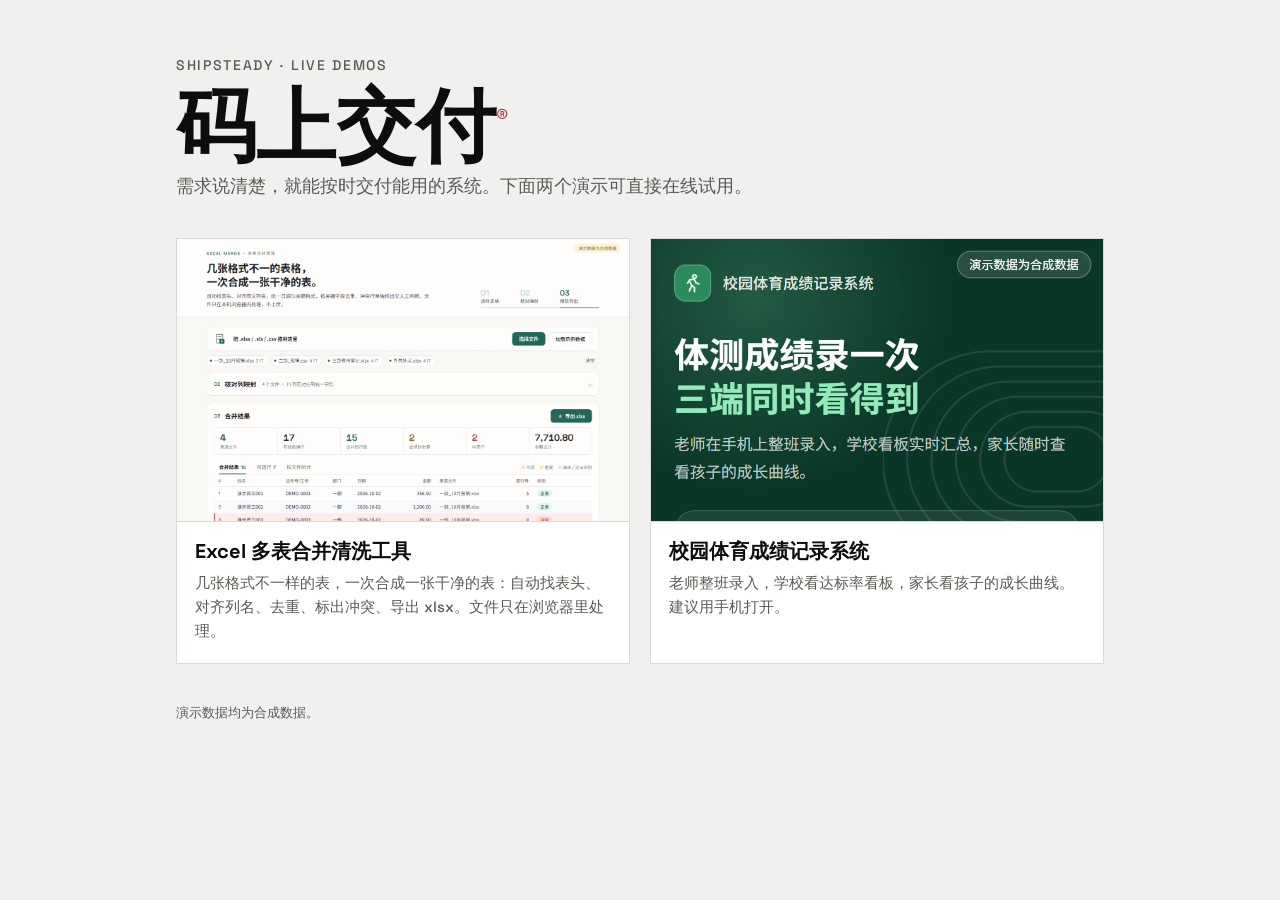
<file: index.html>
<!doctype html>
<html lang="zh-CN">
<head>
<meta charset="utf-8">
<meta name="viewport" content="width=device-width,initial-scale=1">
<title>码上交付 · 在线演示</title>
<link rel="stylesheet" href="shared/fonts/fonts.css">
<style>
:root{--ink:#0e0d0c;--paper:#f1f0ef;--red:#bc2332;--mute:#5d5a55}
*{box-sizing:border-box}
body{margin:0;background:var(--paper);color:var(--ink);font-family:"Space Grotesk",-apple-system,"PingFang SC","Microsoft YaHei",sans-serif}
main{max-width:960px;margin:0 auto;padding:56px 16px 64px}
.eyebrow{font-size:14px;letter-spacing:.12em;text-transform:uppercase;color:var(--mute)}
h1{font-size:clamp(40px,8vw,80px);line-height:1;margin:12px 0 8px;font-weight:700}
h1 sup{font-size:.3em;color:var(--red);vertical-align:super}
.lead{font-size:18px;color:var(--mute);margin:0 0 40px}
.grid{display:grid;grid-template-columns:repeat(auto-fit,minmax(280px,1fr));gap:20px}
a.card{display:block;background:#fff;color:inherit;text-decoration:none;border:1px solid #dcd9d4;transition:transform .25s ease,border-color .25s}
a.card:hover{transform:translateY(-3px);border-color:var(--ink)}
.card img{display:block;width:100%;aspect-ratio:16/10;object-fit:cover;object-position:top;border-bottom:1px solid #dcd9d4}
.card div{padding:16px 18px 20px}
.card b{display:block;font-size:20px;margin-bottom:6px}
.card span{font-size:15px;color:var(--mute);line-height:1.6}
footer{margin-top:40px;font-size:13px;color:var(--mute)}
</style>
</head>
<body>
<main>
  <div class="eyebrow">ShipSteady · Live demos</div>
  <h1>码上交付<sup>®</sup></h1>
  <p class="lead">需求说清楚，就能按时交付能用的系统。下面两个演示可直接在线试用。</p>
  <div class="grid">
    <a class="card" href="excel/?demo=1"><img src="excel/screenshot.png" alt="Excel 多表合并清洗工具截图"><div><b>Excel 多表合并清洗工具</b><span>几张格式不一样的表，一次合成一张干净的表：自动找表头、对齐列名、去重、标出冲突、导出 xlsx。文件只在浏览器里处理。</span></div></a>
    <a class="card" href="sports/"><img src="sports/screenshot-home.png" alt="校园体育成绩系统截图"><div><b>校园体育成绩记录系统</b><span>老师整班录入，学校看达标率看板，家长看孩子的成长曲线。建议用手机打开。</span></div></a>
  </div>
  <footer>演示数据均为合成数据。</footer>
</main>
</body>
</html>
</file>
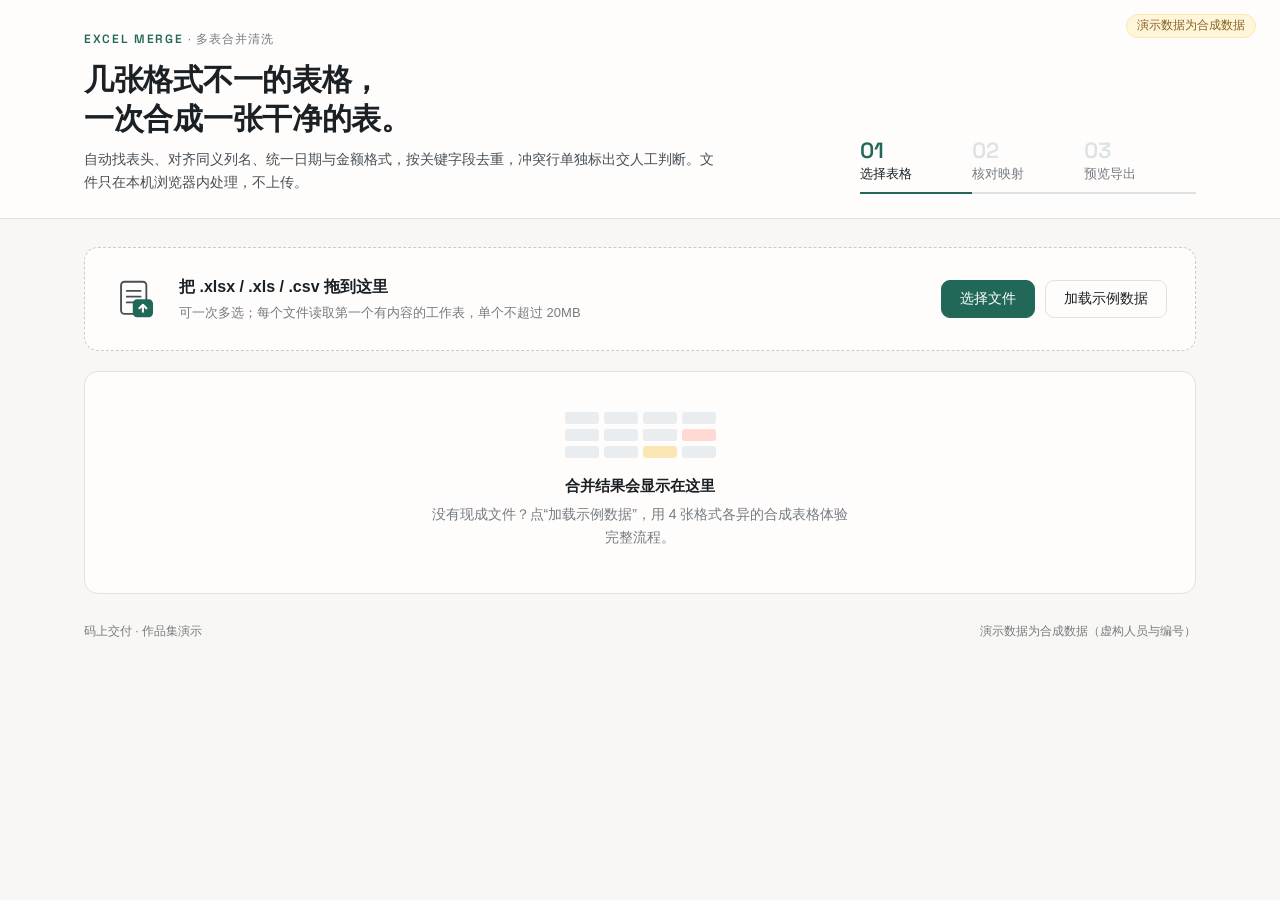
<file: excel/index.html>
<!doctype html>
<html lang="zh-CN">
<head>
<meta charset="utf-8">
<meta name="viewport" content="width=device-width, initial-scale=1">
<title>Excel 多表合并清洗</title>
  <link rel="stylesheet" href="../shared/fonts/fonts.css">
<link rel="stylesheet" href="css/style.css">
</head>
<body>
<header class="hero">
  <div class="wrap hero-in">
    <div class="hero-text">
      <p class="eyebrow"><span>Excel Merge</span> · 多表合并清洗</p>
      <h1>几张格式不一的表格，<br>一次合成一张干净的表。</h1>
      <p class="lede">自动找表头、对齐同义列名、统一日期与金额格式，按关键字段去重，冲突行单独标出交人工判断。文件只在本机浏览器内处理，不上传。</p>
    </div>
    <ol class="steps" id="steps">
      <li data-s="1"><b>01</b><span>选择表格</span></li>
      <li data-s="2"><b>02</b><span>核对映射</span></li>
      <li data-s="3"><b>03</b><span>预览导出</span></li>
    </ol>
  </div>
  <span class="badge-synth">演示数据为合成数据</span>
</header>

<main class="wrap">
  <section class="sec" id="step1">
    <div id="drop" class="drop" tabindex="0" aria-label="拖入或选择表格文件">
      <svg class="drop-ico" viewBox="0 0 40 40" aria-hidden="true"><rect x="7" y="5" width="22" height="28" rx="3"/><path d="M12 13h12M12 18h12M12 23h7"/><rect x="18" y="21" width="16" height="14" rx="3" class="ico-b"/><path d="M26 25v6M23 28l3-3 3 3" class="ico-a"/></svg>
      <div class="drop-txt">
        <p class="drop-t">把 .xlsx / .xls / .csv 拖到这里</p>
        <p class="drop-s">可一次多选；每个文件读取第一个有内容的工作表，单个不超过 20MB</p>
      </div>
      <div class="btns">
        <label class="btn primary">选择文件<input id="fileInput" type="file" multiple accept=".xlsx,.xls,.csv" hidden></label>
        <button id="demoBtn" class="btn" type="button">加载示例数据</button>
      </div>
    </div>
    <div class="loaded" id="loaded">
      <ul id="fileList" class="file-list"></ul>
      <button id="resetBtn" class="btn ghost small" type="button">清空</button>
    </div>
    <p id="msg" class="msg" role="status"></p>
  </section>

  <section class="sec" id="emptyState">
    <div class="empty-box">
      <div class="empty-grid" aria-hidden="true">
        <i></i><i></i><i></i><i></i><i></i><i></i><i></i><i class="r"></i><i></i><i></i><i class="y"></i><i></i>
      </div>
      <p class="empty-t">合并结果会显示在这里</p>
      <p class="empty-s">没有现成文件？点“加载示例数据”，用 4 张格式各异的合成表格体验完整流程。</p>
    </div>
  </section>

  <section class="sec hidden" id="step2">
    <details id="mapBox" open>
      <summary>
        <span class="sec-no">02</span><span class="sec-t">核对列映射</span>
        <span class="sum" id="mapSummary"></span>
        <span class="chev" aria-hidden="true"></span>
      </summary>
      <p class="hint">每个文件的表头行和同义列名已自动识别。识别不对，改下拉框或表头行号，结果即时更新。</p>
      <div class="keybar">
        <span class="kb-l">去重关键字段</span>
        <span id="keyBoxes" class="chips"></span>
      </div>
      <div id="mapList" class="map-list"></div>
    </details>
  </section>

  <section class="sec hidden" id="step3">
    <div class="sec-h">
      <span class="sec-no">03</span><span class="sec-t">合并结果</span>
      <button id="exportBtn" class="btn primary" type="button">
        <svg viewBox="0 0 20 20" aria-hidden="true"><path d="M10 3v10M6 9l4 4 4-4M4 16h12"/></svg>导出 xlsx
      </button>
    </div>
    <div id="cards" class="stats"></div>
    <div class="tabs" role="tablist">
      <button class="tab on" data-tab="merged" type="button" role="tab">合并结果 <b id="cntMerged"></b></button>
      <button class="tab" data-tab="problems" type="button" role="tab">问题行 <b id="cntProb"></b></button>
      <button class="tab" data-tab="files" type="button" role="tab">按文件统计</button>
      <span class="legend"><i class="lg red"></i>冲突<i class="lg yellow"></i>重复<i class="lg blue"></i>缺失 / 无法识别</span>
    </div>
    <div class="tbl-wrap"><table class="tbl" id="preview"></table></div>
    <p class="note">导出文件包含三个工作表：合并结果、问题行、汇总。</p>
  </section>
</main>

<footer class="wrap foot"><span>码上交付 · 作品集演示</span><span>演示数据为合成数据（虚构人员与编号）</span></footer>

<script src="../shared/vendor/xlsx-0.18.5.full.min.js"></script>
<script src="js/core.js"></script>
<script src="samples/samples-data.js"></script>
<script src="js/app.js"></script>
</body>
</html>
</file>
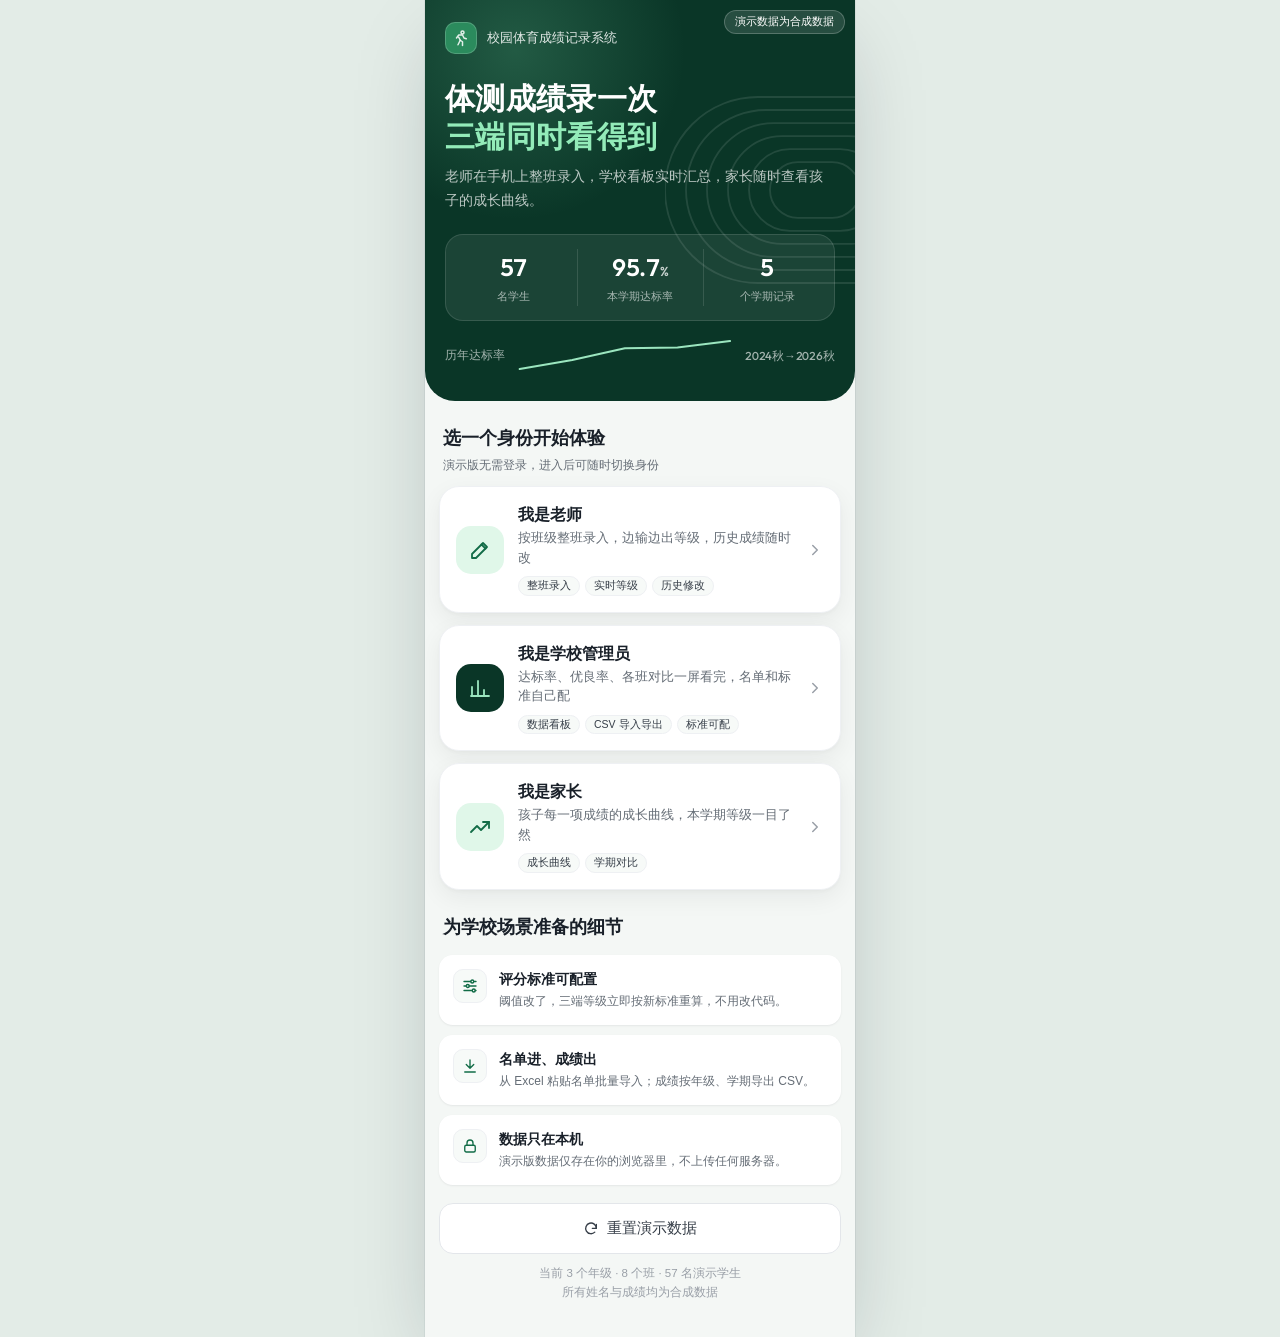
<file: sports/index.html>
<!doctype html>
<html lang="zh-CN">
<head>
<meta charset="utf-8">
<meta name="viewport" content="width=device-width,initial-scale=1,viewport-fit=cover">
<meta name="theme-color" content="#1f8f5f">
<title>校园体育成绩记录系统</title>
  <link rel="stylesheet" href="../shared/fonts/fonts.css">
<link rel="stylesheet" href="css/app.css">
</head>
<body>
<div id="app" class="app"></div>
<div class="demo-flag">演示数据为合成数据</div>
<div class="toast" id="toast" role="status" aria-live="polite"></div>
<noscript><p style="padding:20px">请开启 JavaScript 后使用。</p></noscript>
<script src="js/data.js"></script>
<script src="js/app.js"></script>
</body>
</html>
</file>
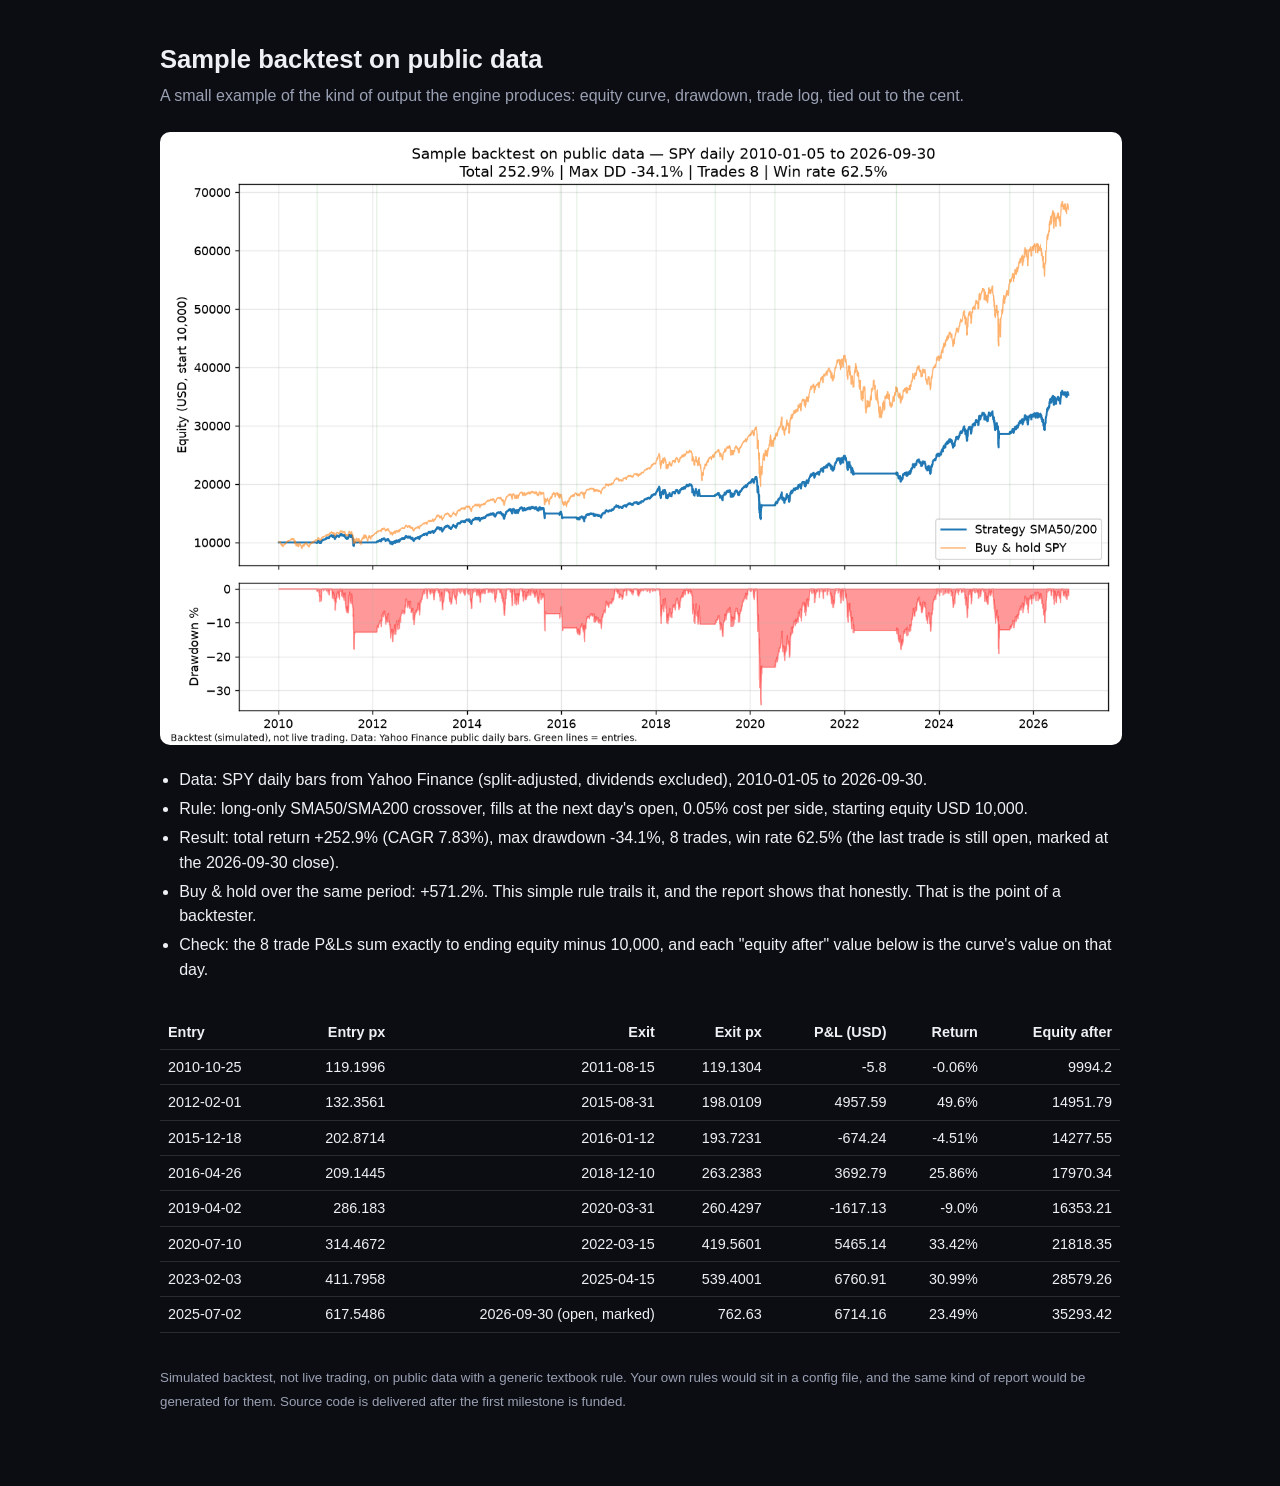
<file: p/bt-bd4a2e57/index.html>
<!doctype html>
<html lang="en">
<head>
<meta charset="utf-8">
<meta name="viewport" content="width=device-width,initial-scale=1">
<meta name="robots" content="noindex,nofollow">
<title>Sample backtest on public data</title>
<style>
body{margin:0;background:#0c0d12;color:#eef0f6;font-family:-apple-system,"Segoe UI",Roboto,sans-serif;line-height:1.55}
main{max-width:960px;margin:0 auto;padding:40px 16px 56px}
h1{font-size:1.6rem;margin:0 0 .3rem}
p.sub{color:#9aa1b4;margin:0 0 1.4rem}
img{width:100%;border-radius:10px;border:1px solid rgba(255,255,255,.12);background:#fff}
table{border-collapse:collapse;width:100%;font-size:.9rem;margin:1rem 0}
th,td{padding:6px 8px;border-bottom:1px solid rgba(255,255,255,.12);text-align:right}
th:first-child,td:first-child{text-align:left}
ul{padding-left:1.2rem} li{margin:.25rem 0} small{color:#9aa1b4}
.wrap{overflow-x:auto}
</style>
</head>
<body>
<main>
  <h1>Sample backtest on public data</h1>
  <p class="sub">A small example of the kind of output the engine produces: equity curve, drawdown, trade log, tied out to the cent.</p>
  <img src="equity_curve.png" alt="Equity curve and drawdown, SPY SMA50/200 sample backtest">
  <ul>
    <li>Data: SPY daily bars from Yahoo Finance (split-adjusted, dividends excluded), 2010-01-05 to 2026-09-30.</li>
    <li>Rule: long-only SMA50/SMA200 crossover, fills at the next day's open, 0.05% cost per side, starting equity USD 10,000.</li>
    <li>Result: total return +252.9% (CAGR 7.83%), max drawdown -34.1%, 8 trades, win rate 62.5% (the last trade is still open, marked at the 2026-09-30 close).</li>
    <li>Buy &amp; hold over the same period: +571.2%. This simple rule trails it, and the report shows that honestly. That is the point of a backtester.</li>
    <li>Check: the 8 trade P&amp;Ls sum exactly to ending equity minus 10,000, and each "equity after" value below is the curve's value on that day.</li>
  </ul>
  <div class="wrap"><table>
    <tr><th>Entry</th><th>Entry px</th><th>Exit</th><th>Exit px</th><th>P&amp;L (USD)</th><th>Return</th><th>Equity after</th></tr>
    <tr><td>2010-10-25</td><td>119.1996</td><td>2011-08-15</td><td>119.1304</td><td>-5.8</td><td>-0.06%</td><td>9994.2</td></tr><tr><td>2012-02-01</td><td>132.3561</td><td>2015-08-31</td><td>198.0109</td><td>4957.59</td><td>49.6%</td><td>14951.79</td></tr><tr><td>2015-12-18</td><td>202.8714</td><td>2016-01-12</td><td>193.7231</td><td>-674.24</td><td>-4.51%</td><td>14277.55</td></tr><tr><td>2016-04-26</td><td>209.1445</td><td>2018-12-10</td><td>263.2383</td><td>3692.79</td><td>25.86%</td><td>17970.34</td></tr><tr><td>2019-04-02</td><td>286.183</td><td>2020-03-31</td><td>260.4297</td><td>-1617.13</td><td>-9.0%</td><td>16353.21</td></tr><tr><td>2020-07-10</td><td>314.4672</td><td>2022-03-15</td><td>419.5601</td><td>5465.14</td><td>33.42%</td><td>21818.35</td></tr><tr><td>2023-02-03</td><td>411.7958</td><td>2025-04-15</td><td>539.4001</td><td>6760.91</td><td>30.99%</td><td>28579.26</td></tr><tr><td>2025-07-02</td><td>617.5486</td><td>2026-09-30 (open, marked)</td><td>762.63</td><td>6714.16</td><td>23.49%</td><td>35293.42</td></tr>
  </table></div>
  <p><small>Simulated backtest, not live trading, on public data with a generic textbook rule. Your own rules would sit in a config file, and the same kind of report would be generated for them. Source code is delivered after the first milestone is funded.</small></p>
</main>
</body>
</html>
</file>
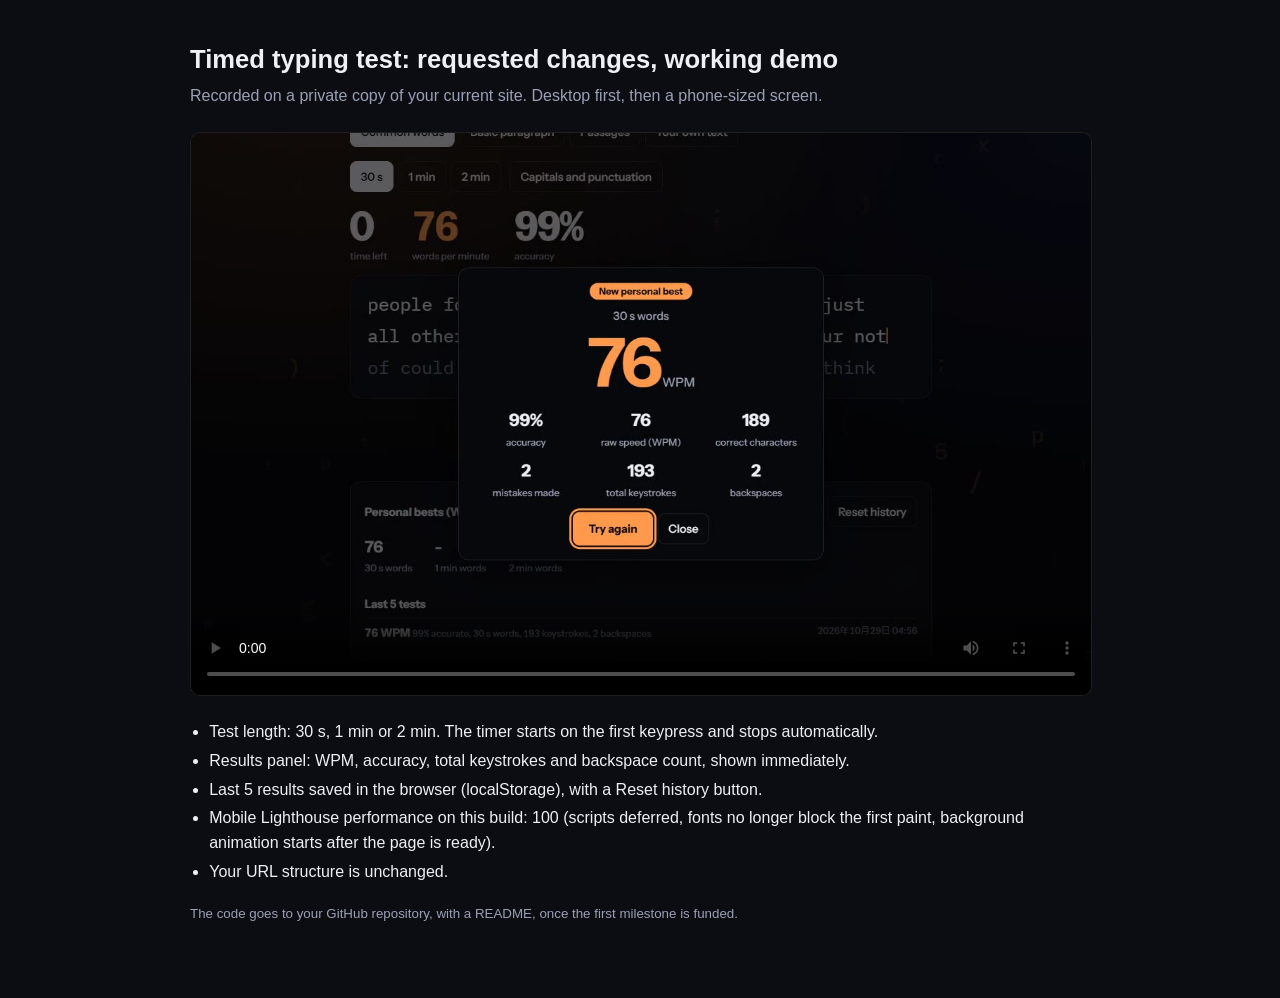
<file: p/tr-aa80ec85/index.html>
<!doctype html>
<html lang="en">
<head>
<meta charset="utf-8">
<meta name="viewport" content="width=device-width,initial-scale=1">
<meta name="robots" content="noindex,nofollow">
<title>Typing test upgrade – demo</title>
<style>
body{margin:0;background:#0c0d12;color:#eef0f6;font-family:-apple-system,"Segoe UI",Roboto,sans-serif;line-height:1.55}
main{max-width:900px;margin:0 auto;padding:40px 16px 56px}
h1{font-size:1.6rem;margin:0 0 .3rem}
p.sub{color:#9aa1b4;margin:0 0 1.4rem}
video{width:100%;border-radius:10px;border:1px solid rgba(255,255,255,.12);background:#000}
ul{padding-left:1.2rem}
li{margin:.25rem 0}
small{color:#9aa1b4}
</style>
</head>
<body>
<main>
  <h1>Timed typing test: requested changes, working demo</h1>
  <p class="sub">Recorded on a private copy of your current site. Desktop first, then a phone-sized screen.</p>
  <video src="demo.mp4" poster="poster.jpg" controls playsinline preload="metadata"></video>
  <ul>
    <li>Test length: 30 s, 1 min or 2 min. The timer starts on the first keypress and stops automatically.</li>
    <li>Results panel: WPM, accuracy, total keystrokes and backspace count, shown immediately.</li>
    <li>Last 5 results saved in the browser (localStorage), with a Reset history button.</li>
    <li>Mobile Lighthouse performance on this build: 100 (scripts deferred, fonts no longer block the first paint, background animation starts after the page is ready).</li>
    <li>Your URL structure is unchanged.</li>
  </ul>
  <p><small>The code goes to your GitHub repository, with a README, once the first milestone is funded.</small></p>
</main>
</body>
</html>
</file>
<file: shared/fonts/fonts.css>
@font-face {
  font-family: 'Space Grotesk';
  font-style: normal;
  font-weight: 500;
  font-display: swap;
  src: url(SpaceGrotesk-500.woff2) format('woff2');
  unicode-range: U+0000-00FF, U+0131, U+0152-0153, U+02BB-02BC, U+02C6, U+02DA, U+02DC, U+0304, U+0308, U+0329, U+2000-206F, U+20AC, U+2122, U+2191, U+2193, U+2212, U+2215, U+FEFF, U+FFFD;
}
@font-face {
  font-family: 'Space Grotesk';
  font-style: normal;
  font-weight: 600;
  font-display: swap;
  src: url(SpaceGrotesk-600.woff2) format('woff2');
  unicode-range: U+0000-00FF, U+0131, U+0152-0153, U+02BB-02BC, U+02C6, U+02DA, U+02DC, U+0304, U+0308, U+0329, U+2000-206F, U+20AC, U+2122, U+2191, U+2193, U+2212, U+2215, U+FEFF, U+FFFD;
}
@font-face {
  font-family: 'Space Grotesk';
  font-style: normal;
  font-weight: 700;
  font-display: swap;
  src: url(SpaceGrotesk-700.woff2) format('woff2');
  unicode-range: U+0000-00FF, U+0131, U+0152-0153, U+02BB-02BC, U+02C6, U+02DA, U+02DC, U+0304, U+0308, U+0329, U+2000-206F, U+20AC, U+2122, U+2191, U+2193, U+2212, U+2215, U+FEFF, U+FFFD;
}
@font-face {
  font-family: 'Outfit';
  font-style: normal;
  font-weight: 500;
  font-display: swap;
  src: url(Outfit-500.woff2) format('woff2');
  unicode-range: U+0000-00FF, U+0131, U+0152-0153, U+02BB-02BC, U+02C6, U+02DA, U+02DC, U+0304, U+0308, U+0329, U+2000-206F, U+20AC, U+2122, U+2191, U+2193, U+2212, U+2215, U+FEFF, U+FFFD;
}
@font-face {
  font-family: 'Outfit';
  font-style: normal;
  font-weight: 600;
  font-display: swap;
  src: url(Outfit-600.woff2) format('woff2');
  unicode-range: U+0000-00FF, U+0131, U+0152-0153, U+02BB-02BC, U+02C6, U+02DA, U+02DC, U+0304, U+0308, U+0329, U+2000-206F, U+20AC, U+2122, U+2191, U+2193, U+2212, U+2215, U+FEFF, U+FFFD;
}
@font-face {
  font-family: 'Outfit';
  font-style: normal;
  font-weight: 700;
  font-display: swap;
  src: url(Outfit-700.woff2) format('woff2');
  unicode-range: U+0000-00FF, U+0131, U+0152-0153, U+02BB-02BC, U+02C6, U+02DA, U+02DC, U+0304, U+0308, U+0329, U+2000-206F, U+20AC, U+2122, U+2191, U+2193, U+2212, U+2215, U+FEFF, U+FFFD;
}
</file>
<file: excel/css/style.css>
:root {
  /* 一个主色（深青绿）+ 偏暖中性色；状态色压低饱和 */
  --brand: oklch(0.47 0.075 175);
  --brand-hi: oklch(0.42 0.075 175);
  --brand-soft: oklch(0.955 0.02 175);
  --brand-line: oklch(0.86 0.04 175);
  --ink: oklch(0.24 0.012 250);
  --ink-2: oklch(0.42 0.012 250);
  --muted: oklch(0.58 0.01 250);
  --line: oklch(0.91 0.006 250);
  --line-2: oklch(0.945 0.005 250);
  --bg: oklch(0.975 0.004 90);
  --paper: oklch(0.995 0.002 90);
  --zebra: oklch(0.982 0.003 250);
  --red: oklch(0.52 0.13 25);   --red-bg: oklch(0.96 0.03 25);   --red-chip: oklch(0.92 0.05 25);
  --yel: oklch(0.52 0.09 75);   --yel-bg: oklch(0.975 0.04 90);  --yel-chip: oklch(0.93 0.07 90);
  --blue: oklch(0.48 0.08 250); --blue-bg: oklch(0.965 0.015 250); --blue-chip: oklch(0.92 0.03 250);
  --ease: cubic-bezier(.2, .7, .2, 1);
  --sans: "Noto Sans SC", -apple-system, "PingFang SC", "Microsoft YaHei", sans-serif;
  --display: "Space Grotesk", "Noto Sans SC", -apple-system, "PingFang SC", "Microsoft YaHei", sans-serif;
}
* { box-sizing: border-box; }
html, body { margin: 0; }
body { background: var(--bg); color: var(--ink); font: 14px/1.65 var(--sans); overflow-x: hidden; -webkit-font-smoothing: antialiased; }
.wrap { max-width: 1160px; margin: 0 auto; padding: 0 24px; }
.hidden { display: none !important; }
button, input, select { font-family: inherit; }
:focus-visible { outline: 2px solid var(--brand); outline-offset: 2px; }

/* ---------- 头部 ---------- */
.hero { position: relative; background: var(--paper); border-bottom: 1px solid var(--line); }
.hero-in { display: flex; gap: 40px; align-items: flex-end; justify-content: space-between; padding-top: 30px; padding-bottom: 24px; }
.eyebrow { margin: 0 0 10px; font-size: 12px; letter-spacing: .08em; color: var(--muted); }
.eyebrow span { font-family: var(--display); font-weight: 600; color: var(--brand); letter-spacing: .14em; text-transform: uppercase; }
h1 { margin: 0 0 10px; font-size: 30px; line-height: 1.3; font-weight: 700; letter-spacing: -.01em; }
.lede { margin: 0; color: var(--ink-2); max-width: 640px; }
.badge-synth { position: absolute; top: 14px; right: 24px; font-size: 12px; color: var(--yel); background: var(--yel-bg); border: 1px solid var(--yel-chip); padding: 1px 10px; border-radius: 999px; }

.steps { list-style: none; margin: 0; padding: 0; display: flex; gap: 0; flex: none; }
.steps li { display: flex; flex-direction: column; gap: 2px; padding: 0 0 8px; width: 112px; border-bottom: 2px solid var(--line); color: var(--muted); transition: color .3s var(--ease), border-color .3s var(--ease); }
.steps li b { font-family: var(--display); font-size: 22px; font-weight: 600; line-height: 1; color: var(--line); transition: color .3s var(--ease); }
.steps li span { font-size: 13px; }
.steps li.done { color: var(--ink-2); border-color: var(--brand-line); }
.steps li.done b { color: var(--brand-line); }
.steps li.cur { color: var(--ink); border-color: var(--brand); }
.steps li.cur b { color: var(--brand); }

/* ---------- 分区 ---------- */
main.wrap { padding-top: 28px; }
.sec { margin-bottom: 20px; animation: rise .45s var(--ease) both; }
@keyframes rise { from { opacity: 0; transform: translateY(6px); } to { opacity: 1; transform: none; } }
.sec-h, summary { display: flex; align-items: center; gap: 12px; margin-bottom: 14px; }
.sec-no { font-family: var(--display); font-weight: 600; font-size: 13px; color: var(--brand); letter-spacing: .06em; }
.sec-t { font-size: 18px; font-weight: 700; }
.sec-h .btn { margin-left: auto; }
.hint { margin: 0 0 14px; color: var(--muted); }
.note { margin: 10px 0 0; color: var(--muted); font-size: 12px; }

/* ---------- 拖拽区 ---------- */
.drop { display: flex; align-items: center; gap: 20px; padding: 26px 28px; background: var(--paper); border: 1.5px dashed oklch(0.84 0.01 250); border-radius: 14px; transition: border-color .2s var(--ease), background .2s var(--ease), transform .2s var(--ease), padding .3s var(--ease); }
.drop:hover { border-color: var(--brand-line); }
.drop.over { border-color: var(--brand); background: var(--brand-soft); transform: scale(1.006); }
.drop-ico { width: 46px; height: 46px; flex: none; fill: none; stroke: var(--ink-2); stroke-width: 1.6; stroke-linecap: round; stroke-linejoin: round; transition: transform .3s var(--ease); }
.drop-ico .ico-b { fill: var(--brand); stroke: var(--brand); }
.drop-ico .ico-a { stroke: var(--paper); stroke-width: 1.8; }
.drop.over .drop-ico { transform: translateY(-3px); }
.drop-txt { flex: 1; min-width: 0; }
.drop-t { margin: 0; font-size: 16px; font-weight: 700; }
.drop-s { margin: 2px 0 0; color: var(--muted); font-size: 13px; }
.btns { display: flex; gap: 10px; flex-wrap: wrap; }
.has-files .drop { padding: 14px 20px; }
.has-files .drop-ico { width: 34px; height: 34px; }
.has-files .drop-t { font-size: 14px; }
.has-files .drop-s { display: none; }

.loaded { display: none; align-items: center; gap: 10px; margin-top: 12px; }
.has-files .loaded { display: flex; }
.file-list { list-style: none; padding: 0; margin: 0; display: flex; flex-wrap: wrap; gap: 8px; flex: 1; min-width: 0; }
.file-list li { display: inline-flex; align-items: center; gap: 6px; background: var(--paper); border: 1px solid var(--line); color: var(--ink-2); border-radius: 999px; padding: 2px 12px 2px 8px; font-size: 13px; max-width: 100%; animation: rise .35s var(--ease) both; }
.file-list li::before { content: ""; width: 6px; height: 6px; border-radius: 50%; background: var(--brand); flex: none; }
.file-list li em { font-style: normal; color: var(--muted); font-size: 12px; }
.file-list li span { overflow: hidden; text-overflow: ellipsis; white-space: nowrap; }
.msg { margin: 10px 0 0; color: var(--red); }
.msg:empty { display: none; }

/* ---------- 按钮 ---------- */
.btn { display: inline-flex; align-items: center; justify-content: center; gap: 6px; height: 38px; padding: 0 18px; border-radius: 9px; border: 1px solid var(--line); background: var(--paper); color: var(--ink); font-size: 14px; font-weight: 500; cursor: pointer; white-space: nowrap; transition: background .18s var(--ease), border-color .18s var(--ease), color .18s var(--ease), transform .18s var(--ease), box-shadow .18s var(--ease); }
.btn:hover { border-color: var(--brand-line); color: var(--brand); transform: translateY(-1px); box-shadow: 0 4px 12px -6px oklch(0.4 0.05 175 / .35); }
.btn:active { transform: translateY(0); box-shadow: none; }
.btn.primary { background: var(--brand); border-color: var(--brand); color: #fff; }
.btn.primary:hover { background: var(--brand-hi); color: #fff; }
.btn.small { height: 30px; padding: 0 12px; font-size: 13px; }
.btn.ghost { border-color: transparent; background: transparent; color: var(--muted); }
.btn.ghost:hover { color: var(--red); box-shadow: none; }
.btn svg { width: 16px; height: 16px; fill: none; stroke: currentColor; stroke-width: 1.8; stroke-linecap: round; stroke-linejoin: round; }

/* ---------- 空态 ---------- */
.empty-box { text-align: center; padding: 40px 16px 44px; border: 1px solid var(--line); border-radius: 14px; background: var(--paper); }
.empty-grid { display: grid; grid-template-columns: repeat(4, 34px); gap: 5px; justify-content: center; margin-bottom: 16px; }
.empty-grid i { height: 12px; border-radius: 3px; background: var(--line-2); }
.empty-grid i.r { background: var(--red-chip); } .empty-grid i.y { background: var(--yel-chip); }
.empty-t { margin: 0; font-weight: 700; font-size: 15px; }
.empty-s { margin: 4px auto 0; color: var(--muted); max-width: 420px; }

/* ---------- 映射 ---------- */
details { background: var(--paper); border: 1px solid var(--line); border-radius: 14px; padding: 16px 20px; }
summary { list-style: none; cursor: pointer; margin: 0; user-select: none; }
summary::-webkit-details-marker { display: none; }
details[open] summary { margin-bottom: 10px; }
.sum { color: var(--muted); font-size: 13px; margin-left: 4px; }
.chev { margin-left: auto; width: 9px; height: 9px; border-right: 1.6px solid var(--muted); border-bottom: 1.6px solid var(--muted); transform: rotate(45deg); transition: transform .25s var(--ease); flex: none; }
details[open] .chev { transform: rotate(-135deg); }
.keybar { display: flex; flex-wrap: wrap; align-items: center; gap: 8px 14px; margin-bottom: 14px; }
.kb-l { color: var(--ink-2); font-size: 13px; }
.chips { display: flex; flex-wrap: wrap; gap: 6px; }
.chips label { position: relative; cursor: pointer; }
.chips input { position: absolute; opacity: 0; pointer-events: none; }
.chips span { display: inline-block; padding: 3px 12px; border: 1px solid var(--line); border-radius: 999px; font-size: 13px; color: var(--ink-2); transition: all .18s var(--ease); }
.chips label:hover span { border-color: var(--brand-line); }
.chips input:checked + span { background: var(--brand); border-color: var(--brand); color: #fff; }
.chips input:focus-visible + span { outline: 2px solid var(--brand); outline-offset: 2px; }
.map-list { display: grid; grid-template-columns: repeat(auto-fill, minmax(320px, 1fr)); gap: 14px; }
.map { border: 1px solid var(--line-2); background: var(--bg); border-radius: 10px; padding: 12px 14px; min-width: 0; }
.map-h { display: flex; justify-content: space-between; gap: 8px; align-items: center; margin-bottom: 6px; }
.map-h b { overflow: hidden; text-overflow: ellipsis; white-space: nowrap; font-size: 13.5px; }
.map-h label { color: var(--muted); font-size: 12px; white-space: nowrap; }
.map-h input { width: 44px; height: 26px; font-size: 13px; padding: 0 6px; border: 1px solid var(--line); border-radius: 6px; background: var(--paper); text-align: center; }
.map table { width: 100%; border-collapse: collapse; font-size: 13px; table-layout: fixed; }
.map th { text-align: left; font-weight: 500; color: var(--muted); font-size: 12px; padding: 4px; }
.map td { padding: 3px 4px; border-top: 1px solid var(--line-2); overflow: hidden; text-overflow: ellipsis; white-space: nowrap; }
.map td.ex { color: var(--muted); }
.map tr.on td:first-child { font-weight: 500; }
.map select { width: 100%; height: 28px; font-size: 13px; border: 1px solid var(--line); border-radius: 6px; background: var(--paper); color: var(--ink); padding: 0 4px; transition: border-color .15s; }
.map select:hover { border-color: var(--brand-line); }
.map select.un { color: var(--muted); }

/* ---------- 结果 ---------- */
#step3 { background: var(--paper); border: 1px solid var(--line); border-radius: 14px; padding: 18px 20px 16px; }
.stats { display: grid; grid-template-columns: repeat(6, minmax(0, 1fr)); border: 1px solid var(--line); border-radius: 10px; margin-bottom: 16px; overflow: hidden; }
.stat { padding: 12px 16px; min-width: 0; border-left: 1px solid var(--line); }
.stat:first-child { border-left: 0; }
.stat .v { font-family: var(--display); font-size: 26px; font-weight: 600; line-height: 1.2; font-variant-numeric: tabular-nums; letter-spacing: -.01em; }
.stat .k { color: var(--muted); font-size: 12px; }
.stat.red .v { color: var(--red); } .stat.yellow .v { color: var(--yel); } .stat.brand .v { color: var(--brand); }

.tabs { display: flex; align-items: center; gap: 2px; flex-wrap: wrap; border-bottom: 1px solid var(--line); margin-bottom: 0; }
.tab { position: relative; border: 0; background: none; font-size: 14px; padding: 8px 14px 10px; cursor: pointer; color: var(--muted); transition: color .2s var(--ease); }
.tab::after { content: ""; position: absolute; left: 14px; right: 14px; bottom: -1px; height: 2px; background: var(--brand); transform: scaleX(0); transition: transform .25s var(--ease); }
.tab:hover { color: var(--ink); }
.tab.on { color: var(--ink); font-weight: 700; }
.tab.on::after { transform: scaleX(1); }
.tab b { font-family: var(--display); font-weight: 600; color: var(--brand); margin-left: 2px; }
.legend { margin-left: auto; color: var(--muted); font-size: 12px; display: flex; align-items: center; gap: 4px; flex-wrap: wrap; }
.lg { width: 10px; height: 10px; border-radius: 3px; display: inline-block; margin-left: 10px; }
.lg.red { background: var(--red-chip); } .lg.yellow { background: var(--yel-chip); } .lg.blue { background: var(--blue-chip); }

.tbl-wrap { overflow: auto; max-height: 560px; -webkit-overflow-scrolling: touch; border-bottom: 1px solid var(--line); }
.tbl { border-collapse: collapse; width: 100%; font-size: 13px; animation: fade .3s var(--ease); }
@keyframes fade { from { opacity: .3; } to { opacity: 1; } }
.tbl th, .tbl td { padding: 8px 12px; text-align: left; white-space: nowrap; }
.tbl th { background: var(--paper); color: var(--muted); font-weight: 500; font-size: 12px; position: sticky; top: 0; z-index: 1; box-shadow: inset 0 -1px 0 var(--line); }
.tbl tbody tr:nth-child(even) td { background: var(--zebra); }
.tbl tbody tr { transition: background .15s; }
.tbl tbody tr:hover td { background: var(--brand-soft); }
.tbl td.n, .tbl th.n { text-align: right; font-variant-numeric: tabular-nums; }
.tbl td.idx { color: var(--muted); font-family: var(--display); }
.tbl td.empty { color: oklch(0.8 0.008 250); }
.tbl td.src { color: var(--ink-2); }
.tbl tbody tr.r-red td { background: var(--red-bg); }
.tbl tbody tr.r-yellow td { background: var(--yel-bg); }
.tbl tbody tr.r-blue td { background: var(--blue-bg); }
.tbl tbody tr.r-red td:first-child { box-shadow: inset 3px 0 0 var(--red); }
.tbl tbody tr.r-yellow td:first-child { box-shadow: inset 3px 0 0 oklch(0.78 0.11 85); }
.tbl tbody tr.r-blue td:first-child { box-shadow: inset 3px 0 0 oklch(0.7 0.06 250); }
.tbl tbody tr.total td { font-weight: 700; background: var(--paper); box-shadow: inset 0 1px 0 var(--line); }
.tag { display: inline-block; font-size: 12px; padding: 0 9px; border-radius: 999px; line-height: 21px; font-weight: 500; }
.tag.ok { background: var(--brand-soft); color: var(--brand); }
.tag.red { background: var(--red-chip); color: var(--red); } .tag.yellow { background: var(--yel-chip); color: var(--yel); } .tag.blue { background: var(--blue-chip); color: var(--blue); }

.foot { display: flex; justify-content: space-between; flex-wrap: wrap; gap: 4px 16px; color: var(--muted); font-size: 12px; padding-top: 8px; padding-bottom: 28px; }

/* ---------- 响应式 ---------- */
@media (max-width: 960px) {
  .hero-in { flex-direction: column; align-items: flex-start; gap: 20px; }
  .stats { grid-template-columns: repeat(3, minmax(0, 1fr)); }
  .stat:nth-child(4) { border-left: 0; }
  .stat:nth-child(n+4) { border-top: 1px solid var(--line); }
}
@media (max-width: 600px) {
  .wrap { padding: 0 16px; }
  .hero-in { padding-top: 40px; }
  .badge-synth { right: 16px; }
  h1 { font-size: 23px; }
  .steps li { width: auto; flex: 1; padding-right: 10px; }
  .steps { width: 100%; }
  .drop { flex-direction: column; text-align: center; padding: 22px 16px; gap: 12px; }
  .has-files .drop { flex-direction: row; text-align: left; }
  .has-files .drop .btns { flex-wrap: nowrap; }
  .has-files .drop-txt { display: none; }
  .btns { justify-content: center; }
  details { padding: 14px; }
  .map-list { grid-template-columns: minmax(0, 1fr); }
  #step3 { padding: 14px; }
  .stats { grid-template-columns: repeat(2, minmax(0, 1fr)); }
  .stat:nth-child(n) { border-left: 1px solid var(--line); border-top: 1px solid var(--line); }
  .stat:nth-child(odd) { border-left: 0; }
  .stat:nth-child(-n+2) { border-top: 0; }
  .stat .v { font-size: 22px; }
  .legend { margin-left: 0; width: 100%; padding: 6px 0 8px; }
  .lg:first-child { margin-left: 0; }
  .sum { display: none; }
}
@media (prefers-reduced-motion: reduce) {
  *, *::before, *::after { animation: none !important; transition: none !important; }
}
</file>
<file: sports/css/app.css>
/* ===== 色彩体系：hex 兜底（老 WebView），支持 oklch 时覆盖 ===== */
:root{
  --pri:#1f8f5f;--pri-strong:#146b47;--deep:#0f3d2e;--deep-2:#14513b;--soft:#e6f4ec;--soft-2:#d3ecdf;
  --bg:#f3f5f4;--surface:#fff;--surface-2:#f7f8f8;--ink:#1a2230;--ink-2:#344054;--sub:#667085;--faint:#98a2b3;--line:#e7eaee;--line-2:#eff1f3;
  --warn:#d9822b;--warn-soft:#fdf1e3;--bad:#d14b4b;--bad-soft:#fcebea;--best:#0f6b45;--best-soft:#cdeedd;--gold:#a07d1c;
  --r-lg:20px;--r-md:14px;--r-sm:10px;
  --sh-1:0 1px 2px rgba(16,24,40,.04),0 1px 3px rgba(16,24,40,.04);
  --sh-2:0 2px 4px rgba(16,24,40,.03),0 8px 24px rgba(16,24,40,.06);
  --ease:cubic-bezier(.2,.75,.2,1);
  --f-num:"Outfit","DIN Alternate","Helvetica Neue",Arial,sans-serif;
  --f-ui:"Noto Sans SC",-apple-system,"PingFang SC","Microsoft YaHei",sans-serif;
}
@supports (color:oklch(0 0 0)){
  :root{
    --pri:oklch(0.57 0.115 158);--pri-strong:oklch(0.47 0.10 160);--deep:oklch(0.30 0.055 166);--deep-2:oklch(0.37 0.07 164);
    --soft:oklch(0.955 0.03 158);--soft-2:oklch(0.92 0.045 158);
    --bg:oklch(0.972 0.004 160);--surface:oklch(1 0 0);--surface-2:oklch(0.982 0.003 160);
    --ink:oklch(0.24 0.02 255);--ink-2:oklch(0.36 0.02 255);--sub:oklch(0.53 0.018 255);--faint:oklch(0.70 0.014 255);
    --line:oklch(0.925 0.006 255);--line-2:oklch(0.955 0.004 255);
    --warn:oklch(0.70 0.145 58);--warn-soft:oklch(0.965 0.03 70);--bad:oklch(0.59 0.17 25);--bad-soft:oklch(0.955 0.025 25);
    --best:oklch(0.45 0.11 160);--best-soft:oklch(0.91 0.06 158);--gold:oklch(0.58 0.11 85);
  }
}
*{box-sizing:border-box;-webkit-tap-highlight-color:transparent}
html,body{margin:0}
body{background:var(--bg);font-family:var(--f-ui);color:var(--ink);font-size:14px;line-height:1.5;-webkit-font-smoothing:antialiased}
button,input,select,textarea{font:inherit;color:inherit}
.num{font-family:var(--f-num);font-variant-numeric:tabular-nums;letter-spacing:-.01em}
.ic{flex:none;display:block}
.app{max-width:430px;min-height:100vh;margin:0 auto;background:var(--bg);position:relative;overflow-x:hidden;overflow-x:clip}
.app.has-tab{padding-bottom:76px}
@media (min-width:600px){
  body{background:oklch(0.93 0.01 160);background:#e9eeeb}
  @supports (color:oklch(0 0 0)){body{background:oklch(0.935 0.012 160)}}
  .app{box-shadow:0 0 0 1px rgba(16,24,40,.05),0 30px 80px -20px rgba(16,24,40,.25)}
}

/* ===== 顶栏 ===== */
.bar{position:sticky;top:0;z-index:5;height:56px;background:rgba(255,255,255,.82);backdrop-filter:saturate(1.6) blur(14px);-webkit-backdrop-filter:saturate(1.6) blur(14px);border-bottom:1px solid var(--line-2);display:flex;align-items:center;justify-content:space-between;padding:0 12px}
.bar .ttl{position:absolute;left:50%;transform:translateX(-50%);white-space:nowrap;text-align:center;line-height:1.2;font-size:16px;font-weight:700;letter-spacing:.01em}
.bar .ttl small{display:block;font-size:10px;font-weight:400;color:var(--gold);letter-spacing:.04em;margin-top:2px}
.back{display:flex;align-items:center;gap:2px;border:0;background:var(--surface-2);color:var(--ink-2);font-size:12.5px;padding:6px 10px 6px 6px;border-radius:999px;cursor:pointer;transition:background .2s}
.back:active{background:var(--soft)}
.pill{font-size:11.5px;font-weight:500;background:var(--soft);color:var(--pri-strong);padding:4px 10px;border-radius:999px}

/* ===== 基础块 ===== */
.body{padding:14px 14px 18px}
.card{background:var(--surface);border-radius:var(--r-lg);padding:16px;margin-bottom:12px;box-shadow:var(--sh-1)}
.row{display:flex;align-items:center;justify-content:space-between;gap:8px}
.h{font-size:15px;font-weight:700;letter-spacing:.01em}
.label{font-size:12px;color:var(--sub)}
.eyebrow{font-size:11px;letter-spacing:.12em;color:var(--faint);font-weight:500;text-transform:uppercase;margin-bottom:8px}
.pad{padding:0 6px;margin:6px 0 12px;line-height:1.7}
.mt{margin-top:12px}
.chips{display:flex;gap:6px;flex-wrap:wrap;margin-top:8px}
.chip{padding:7px 13px;border-radius:999px;background:var(--surface-2);font-size:13px;cursor:pointer;border:1px solid var(--line);color:var(--ink-2);transition:background .25s var(--ease),color .25s,border-color .25s,transform .15s}
.chip:active{transform:scale(.96)}
.chip.on{background:var(--ink);border-color:var(--ink);color:#fff}
.seg{display:flex;background:var(--surface-2);border:1px solid var(--line);border-radius:999px;padding:3px;gap:2px}
.seg .chip{flex:1;border:0;background:transparent;text-align:center;padding:7px 4px}
.seg .chip.on{background:var(--surface);color:var(--ink);box-shadow:0 1px 3px rgba(16,24,40,.12);font-weight:600}
.chips.seg{margin-top:0}
.sel{appearance:none;-webkit-appearance:none;padding:7px 30px 7px 12px;border:1px solid var(--line);border-radius:999px;background:var(--surface) url("data:image/svg+xml,%3Csvg xmlns='http://www.w3.org/2000/svg' width='12' height='12' viewBox='0 0 24 24' fill='none' stroke='%23667085' stroke-width='2.4' stroke-linecap='round'%3E%3Cpath d='M6 9l6 6 6-6'/%3E%3C/svg%3E") no-repeat right 11px center;font-size:13px;max-width:62%;cursor:pointer}
.sel.wide{width:100%;max-width:none;margin-top:8px;padding:11px 34px 11px 14px;font-size:14.5px;border-radius:var(--r-md)}

/* ===== 学生行 / 录入 ===== */
.stu{display:flex;align-items:center;gap:10px;padding:10px 6px;border-bottom:1px solid var(--line-2);border-radius:12px;transition:background .3s}
.stu:last-child{border-bottom:0}
.stu.dirty{background:var(--warn-soft)}
.stu.flash{animation:flash 1.2s var(--ease)}
@keyframes flash{0%{background:var(--best-soft)}100%{background:transparent}}
.av{width:34px;height:34px;border-radius:50%;background:var(--soft);color:var(--pri-strong);display:flex;align-items:center;justify-content:center;font-size:13px;font-weight:600;flex:none}
.av.big{width:52px;height:52px;font-size:20px}
.nm{flex:1;min-width:0;font-size:14px;font-weight:500;overflow:hidden;text-overflow:ellipsis;white-space:nowrap}
.nm small{display:block;font-size:11px;color:var(--faint);font-weight:400;font-family:var(--f-num)}
.inp{width:80px;padding:8px 10px;border:1px solid var(--line);border-radius:var(--r-sm);text-align:right;font-size:16px;font-family:var(--f-num);font-weight:500;background:var(--surface-2);transition:border-color .2s,box-shadow .2s,background .2s}
.inp:focus{outline:0;border-color:var(--pri);background:var(--surface);box-shadow:0 0 0 4px var(--soft)}
.inp.err{border-color:var(--bad);background:var(--bad-soft)}
.inp.wide{width:100%;text-align:left;margin-top:8px;font-family:var(--f-ui);font-size:14.5px;font-weight:400}
.tag{display:inline-flex;align-items:center;justify-content:center;gap:4px;font-size:11.5px;font-weight:500;padding:3px 0;border-radius:999px;width:52px;flex:none;white-space:nowrap;transition:background .25s,color .25s}
.t-best{background:var(--best-soft);color:var(--best)}.t-good{background:var(--soft);color:var(--pri-strong)}.t-ok{background:var(--warn-soft);color:var(--warn)}.t-bad{background:var(--bad-soft);color:var(--bad)}.t-none{background:var(--surface-2);color:var(--faint);box-shadow:inset 0 0 0 1px var(--line)}.t-err{background:var(--bad);color:#fff}
.tag.wide{width:auto;padding:4px 10px}
.std{display:flex;gap:6px;flex-wrap:wrap;margin:8px 0 6px}
.std span{font-size:11.5px;color:var(--sub);background:var(--surface-2);border:1px solid var(--line-2);padding:2px 8px;border-radius:999px}
.std b{font-family:var(--f-num);font-weight:600;color:var(--ink-2)}
.hint{font-size:12px;margin-top:10px;color:var(--sub);line-height:1.7}
.hint.warn{background:var(--warn-soft);color:var(--warn);padding:8px 12px;border-radius:var(--r-sm)}
.bad{color:var(--bad)}
.dot{display:inline-block;width:6px;height:6px;border-radius:50%;background:var(--warn);vertical-align:middle;margin-right:2px}
.empty{color:var(--sub);font-size:13px;text-align:center;padding:24px 0}
.progress{height:6px;background:var(--line-2);border-radius:999px;overflow:hidden;margin-top:10px}
.progress i{display:block;height:100%;background:var(--pri);border-radius:999px;transition:width .5s var(--ease)}

.btn{display:flex;align-items:center;justify-content:center;gap:8px;width:100%;padding:13px;border:0;border-radius:var(--r-md);background:var(--ink);color:#fff;font-size:15px;font-weight:600;cursor:pointer;transition:transform .15s,background .3s,box-shadow .3s;box-shadow:0 6px 16px -6px rgba(16,24,40,.45)}
.btn:active{transform:scale(.98)}
.btn:disabled{opacity:.4;box-shadow:none}
.btn.green{background:var(--pri);box-shadow:0 8px 20px -8px var(--pri)}
.btn.saved{background:var(--best)}
.btn.ghost{background:var(--surface);color:var(--ink-2);border:1px solid var(--line);box-shadow:none;font-weight:500}
.btn.sm{padding:10px;font-size:14px;margin-top:10px}
.mini{border:1px solid var(--line);background:var(--surface);border-radius:999px;padding:5px 12px;font-size:12px;cursor:pointer}
.mini.danger{color:var(--bad);border-color:var(--bad-soft)}
.savebar{position:sticky;bottom:84px;margin-top:4px;z-index:3}
.savebar .label{display:block;text-align:center;margin-bottom:8px;min-height:18px}
.savebar .btn{border-radius:999px}
.badge{font-family:var(--f-num);font-size:12px;background:rgba(255,255,255,.2);border-radius:999px;padding:1px 8px}

/* ===== 底部导航 ===== */
.tabbar{position:fixed;bottom:12px;left:50%;transform:translateX(-50%);width:calc(100% - 24px);max-width:406px;height:62px;background:rgba(255,255,255,.88);backdrop-filter:saturate(1.6) blur(16px);-webkit-backdrop-filter:saturate(1.6) blur(16px);border:1px solid var(--line-2);border-radius:22px;display:flex;z-index:6;box-shadow:0 10px 30px -10px rgba(16,24,40,.25);padding:6px;margin-bottom:env(safe-area-inset-bottom)}
.tabbar button{flex:1;border:0;background:none;display:flex;flex-direction:column;align-items:center;justify-content:center;font-size:11px;color:var(--faint);cursor:pointer;gap:3px;border-radius:16px;transition:background .25s var(--ease),color .25s}
.tabbar button.on{color:var(--pri-strong);background:var(--soft);font-weight:600}

/* ===== 看板 ===== */
.kpis{display:grid;grid-template-columns:repeat(3,1fr);gap:10px}
.kpi{background:var(--surface);border-radius:var(--r-md);padding:12px 6px;text-align:center;box-shadow:var(--sh-1)}
.kpi b{display:block;font-size:22px;font-family:var(--f-num);font-weight:600;color:var(--ink);font-variant-numeric:tabular-nums}
.kpi>span{font-size:11px;color:var(--sub)}
.hero-kpi{position:relative;overflow:hidden;background:var(--deep);color:#fff;border-radius:24px;padding:20px 18px 16px;margin-bottom:12px;box-shadow:0 18px 40px -18px var(--deep)}
.hero-kpi::before{content:"";position:absolute;right:-70px;top:-90px;width:260px;height:260px;border-radius:50%;background:radial-gradient(closest-side,rgba(120,220,170,.28),transparent)}
.hero-kpi .lanes{position:absolute;right:-30px;bottom:-40px;opacity:.14}
.hero-kpi .top{display:flex;align-items:center;justify-content:space-between;position:relative}
.hero-kpi .lbl{font-size:12.5px;color:rgba(255,255,255,.72)}
.hero-kpi .big{font-family:var(--f-num);font-size:56px;font-weight:600;line-height:1;letter-spacing:-.03em;margin:6px 0 4px}
.hero-kpi .big small{font-size:24px;font-weight:500;margin-left:2px;opacity:.8}
.hero-kpi .sub{font-size:12px;color:rgba(255,255,255,.66)}
.hero-kpi .split{display:grid;grid-template-columns:1fr 1fr;gap:10px;margin-top:16px;position:relative}
.hero-kpi .split div{background:rgba(255,255,255,.08);border:1px solid rgba(255,255,255,.1);border-radius:14px;padding:10px 12px}
.hero-kpi .split b{display:block;font-family:var(--f-num);font-size:22px;font-weight:600}
.hero-kpi .split div>span{font-size:11.5px;color:rgba(255,255,255,.7)}
.ring{position:relative;width:76px;height:76px}
.ring svg{transform:rotate(-90deg)}
.ring .trk{stroke:rgba(255,255,255,.14)}
.ring .val{stroke:#8fe0b6;stroke-linecap:round;transition:stroke-dashoffset 1s var(--ease)}
@supports (color:oklch(0 0 0)){.ring .val{stroke:oklch(0.84 0.12 158)}}
.hbar{display:flex;align-items:center;gap:10px;margin:12px 0;font-size:12.5px}
.hbar .k{width:58px;color:var(--ink-2);white-space:nowrap;overflow:hidden;text-overflow:ellipsis}
.hbar .tr{flex:1;height:12px;background:var(--line-2);border-radius:999px;overflow:hidden;position:relative}
.hbar .fl{height:100%;background:linear-gradient(90deg,var(--pri-strong),var(--pri));border-radius:999px;transform-origin:left;animation:grow .8s var(--ease) both}
.hbar .fl.low{background:linear-gradient(90deg,#c46d1c,var(--warn))}
.hbar .v{width:48px;text-align:right;font-family:var(--f-num);font-weight:600;font-variant-numeric:tabular-nums;color:var(--ink)}
.hbar:nth-child(2) .fl{animation-delay:.04s}.hbar:nth-child(3) .fl{animation-delay:.08s}.hbar:nth-child(4) .fl{animation-delay:.12s}.hbar:nth-child(5) .fl{animation-delay:.16s}.hbar:nth-child(6) .fl{animation-delay:.2s}.hbar:nth-child(7) .fl{animation-delay:.24s}.hbar:nth-child(8) .fl{animation-delay:.28s}.hbar:nth-child(9) .fl{animation-delay:.32s}
@keyframes grow{from{transform:scaleX(0)}}
.goal{position:absolute;top:-2px;bottom:-2px;width:2px;background:var(--surface);opacity:.9}
.card-h{display:flex;align-items:baseline;justify-content:space-between;gap:8px;margin-bottom:2px}

/* ===== 折线图 ===== */
.chart{display:block;width:100%;height:auto;margin-top:6px;overflow:visible}
.chart .grid{stroke:var(--line-2)}
.chart .ax{fill:var(--faint);font-size:10px;font-family:var(--f-num)}
.chart .ln{fill:none;stroke:var(--pri);stroke-width:2.5;stroke-linejoin:round;stroke-linecap:round;stroke-dasharray:1;stroke-dashoffset:1;animation:draw 1.1s var(--ease) .1s forwards}
.chart .area{opacity:0;animation:fade .9s var(--ease) .35s forwards}
.chart .pt{fill:var(--surface);stroke:var(--pri);stroke-width:2.2}
.chart .pt.bad{stroke:var(--bad)}
.chart .pt.last{fill:var(--pri)}
.chart .pv{fill:var(--ink);font-size:10.5px;font-family:var(--f-num);font-weight:600;paint-order:stroke;stroke:var(--surface);stroke-width:3px}
.chart .ref{stroke-dasharray:3 4;stroke-width:1}
.chart .reft{font-size:9.5px}
.chart .na{fill:var(--faint);font-size:9.5px}
@keyframes draw{to{stroke-dashoffset:0}}
@keyframes fade{to{opacity:1}}

/* ===== 表格 ===== */
.tblwrap{overflow-x:auto;margin:10px -4px 0}
.tbl{width:100%;border-collapse:separate;border-spacing:0;font-size:12.5px}
.tbl th{font-weight:500;color:var(--sub);font-size:11.5px;padding:6px 2px 8px;text-align:center;border-bottom:1px solid var(--line);white-space:nowrap}
.tbl th small{display:block;font-weight:400;font-size:10px;color:var(--faint)}
.tbl td{padding:5px 2px;text-align:center;border-bottom:1px solid var(--line-2)}
.tbl tr:last-child td{border-bottom:0}
.tbl .tn{text-align:left;white-space:nowrap;font-size:13px;font-weight:500;padding-left:4px}
.tbl .tn small{display:block;color:var(--faint);font-size:10px;font-weight:400;font-family:var(--f-num)}
.tbl.small td,.tbl.small th{font-size:11px;padding:6px 4px;white-space:nowrap}
.tbl.small td{font-family:var(--f-num)}
.cell{border:0;border-radius:8px;padding:5px 0;width:100%;min-width:46px;font-size:13px;font-family:var(--f-num);font-weight:500;cursor:pointer;transition:transform .15s}
.cell:active{transform:scale(.94)}
.legend{display:flex;gap:6px;flex-wrap:wrap;margin-top:12px}
.legend .tag{width:auto;padding:2px 9px;font-size:11px}

.hd{display:flex;align-items:center;gap:14px}
textarea{width:100%;margin-top:10px;border:1px solid var(--line);border-radius:var(--r-md);padding:10px 12px;font-size:13px;resize:vertical;background:var(--surface-2);font-family:var(--f-ui);line-height:1.7}
textarea:focus{outline:0;border-color:var(--pri);background:var(--surface);box-shadow:0 0 0 4px var(--soft)}
code{background:var(--surface-2);border:1px solid var(--line-2);padding:1px 6px;border-radius:6px;font-size:12px}
.stdgrid{display:grid;grid-template-columns:repeat(3,1fr);gap:10px;margin-top:12px}
.stdgrid label{display:flex;flex-direction:column;align-items:stretch;gap:6px;font-size:12px}
.stdgrid .tag{align-self:flex-start}
.stdgrid .inp{width:100%;text-align:left}
.form2{display:grid;grid-template-columns:1fr 1fr;gap:8px}

/* ===== 家长端 ===== */
.kid{position:relative;overflow:hidden;background:var(--deep);color:#fff;border-radius:24px;padding:18px;margin-bottom:12px;display:flex;align-items:center;gap:14px;box-shadow:0 18px 40px -18px var(--deep)}
.kid .av{background:rgba(255,255,255,.14);color:#fff;border:1px solid rgba(255,255,255,.2)}
.kid b{font-size:17px}
.kid .label{color:rgba(255,255,255,.7)}
.kid .lanes{position:absolute;right:-40px;bottom:-50px;opacity:.14}
.kid .sel{position:relative;background-color:rgba(255,255,255,.12);border-color:rgba(255,255,255,.22);color:#fff;margin-top:8px;max-width:none;width:100%;background-image:url("data:image/svg+xml,%3Csvg xmlns='http://www.w3.org/2000/svg' width='12' height='12' viewBox='0 0 24 24' fill='none' stroke='white' stroke-width='2.4' stroke-linecap='round'%3E%3Cpath d='M6 9l6 6 6-6'/%3E%3C/svg%3E")}
.kid .sel option,.kid .sel optgroup{color:#1a2230}
.tiles{display:grid;grid-template-columns:1fr 1fr;gap:10px}
.tile{background:var(--surface);border-radius:var(--r-md);padding:12px 14px;box-shadow:var(--sh-1);border:1px solid transparent;cursor:pointer;text-align:left;transition:border-color .2s,transform .15s}
.tile:active{transform:scale(.98)}
.tile.on{border-color:var(--pri)}
.tile .t{font-size:12px;color:var(--sub);display:flex;justify-content:space-between;align-items:center}
.tile .v{font-family:var(--f-num);font-size:24px;font-weight:600;margin:4px 0 2px;line-height:1.1}
.tile .v small{font-size:12px;color:var(--sub);font-weight:500;margin-left:3px}
.tile .d{font-size:11px;color:var(--faint)}
.tile .d.up{color:var(--pri-strong)}.tile .d.down{color:var(--bad)}
.tile .tag{width:auto;padding:1px 8px;font-size:10.5px}

/* ===== 首页（落地页） ===== */
.home{padding-bottom:34px}
.hero{position:relative;overflow:hidden;background:var(--deep);color:#fff;padding:22px 20px 26px;border-radius:0 0 30px 30px}
.hero::before{content:"";position:absolute;left:-80px;top:-120px;width:340px;height:340px;border-radius:50%;background:radial-gradient(closest-side,rgba(120,220,170,.22),transparent)}
.hero .lanes{position:absolute;right:-110px;top:40px;opacity:.1}
.brand{position:relative;display:flex;align-items:center;gap:10px;font-size:13px;font-weight:500;color:rgba(255,255,255,.86)}
.mark{width:32px;height:32px;border-radius:10px;background:var(--pri);display:flex;align-items:center;justify-content:center;box-shadow:inset 0 0 0 1px rgba(255,255,255,.18)}
.hero h1{position:relative;font-size:30px;line-height:1.25;margin:26px 0 10px;font-weight:700;letter-spacing:.01em}
.hero h1 em{font-style:normal;color:#9be6bf}
@supports (color:oklch(0 0 0)){.hero h1 em{color:oklch(0.87 0.11 158)}}
.hero p{position:relative;margin:0;color:rgba(255,255,255,.72);font-size:13.5px;line-height:1.75}
.hstats{position:relative;display:grid;grid-template-columns:repeat(3,1fr);margin-top:22px;background:rgba(255,255,255,.07);border:1px solid rgba(255,255,255,.12);border-radius:18px;padding:14px 4px}
.hstats div{text-align:center;border-left:1px solid rgba(255,255,255,.12)}
.hstats div:first-child{border-left:0}
.hstats b{display:block;font-family:var(--f-num);font-size:24px;font-weight:600;letter-spacing:-.02em}
.hstats b small{font-size:13px;opacity:.75;margin-left:1px}
.hstats div>span{font-size:11px;color:rgba(255,255,255,.62)}
.spark{position:relative;margin-top:14px;display:flex;align-items:center;gap:10px;font-size:11.5px;color:rgba(255,255,255,.62)}
.spark svg{flex:1}
.sec{padding:24px 18px 0}
.sec h2{font-size:18px;margin:0;font-weight:700}
.sec .label{margin-top:4px}
.rolecard{display:flex;align-items:center;gap:14px;width:calc(100% - 28px);margin:12px 14px 0;text-align:left;background:var(--surface);border:1px solid var(--line-2);border-radius:var(--r-lg);padding:16px;cursor:pointer;box-shadow:var(--sh-2);transition:transform .2s var(--ease),box-shadow .2s}
.rolecard:active{transform:scale(.985)}
@media (hover:hover){.rolecard:hover{transform:translateY(-2px);box-shadow:0 4px 8px rgba(16,24,40,.04),0 16px 32px rgba(16,24,40,.08)}}
.ri{width:48px;height:48px;border-radius:15px;background:var(--soft);color:var(--pri-strong);display:flex;align-items:center;justify-content:center;flex:none}
.rolecard.dark .ri{background:var(--deep);color:#9be6bf}
.rt{flex:1;min-width:0}
.rt b{display:block;font-size:16px}
.rt small{display:block;color:var(--sub);font-size:12.5px;margin-top:2px;line-height:1.55}
.rt .feats{display:flex;gap:5px;margin-top:8px;flex-wrap:wrap}
.rt .feats span{font-size:10.5px;color:var(--ink-2);background:var(--surface-2);border:1px solid var(--line-2);border-radius:999px;padding:1px 8px}
.arr{color:var(--faint)}
.why{display:grid;gap:10px;margin:14px 14px 0}
.why div{display:flex;gap:12px;align-items:flex-start;background:var(--surface);border-radius:var(--r-md);padding:14px;box-shadow:var(--sh-1)}
.why .ico{width:34px;height:34px;border-radius:10px;background:var(--surface-2);border:1px solid var(--line-2);display:flex;align-items:center;justify-content:center;color:var(--pri-strong);flex:none}
.why b{display:block;font-size:14px}
.why span{font-size:12px;color:var(--sub);line-height:1.6}
.foot{margin:18px 14px 0;text-align:center}
.foot p{font-size:11.5px;color:var(--faint);margin:10px 0 0;line-height:1.7}

/* ===== 提示与动效 ===== */
.toast{position:fixed;left:50%;top:70px;transform:translate(-50%,-14px);background:var(--ink);color:#fff;padding:10px 18px;border-radius:999px;font-size:13.5px;max-width:340px;text-align:center;opacity:0;pointer-events:none;transition:opacity .25s var(--ease),transform .35s var(--ease);z-index:40;box-shadow:0 12px 30px -10px rgba(16,24,40,.5);display:flex;align-items:center;gap:6px}
.toast.show{opacity:1;transform:translate(-50%,0)}
.demo-flag{display:none;position:fixed;right:10px;top:10px;z-index:30;font-size:10.5px;color:#fff;background:rgba(255,255,255,.12);border:1px solid rgba(255,255,255,.22);border-radius:999px;padding:3px 10px;pointer-events:none;backdrop-filter:blur(6px)}
body.on-home .demo-flag{display:block}
@media (min-width:600px){.demo-flag{right:auto;left:calc(50% + 215px - 10px);transform:translateX(-100%)}}
.enter .body>*,.enter .home>*{animation:rise .5s var(--ease) both}
.enter .body>*:nth-child(2),.enter .home>*:nth-child(2){animation-delay:.05s}
.enter .body>*:nth-child(3),.enter .home>*:nth-child(3){animation-delay:.1s}
.enter .body>*:nth-child(4),.enter .home>*:nth-child(4){animation-delay:.15s}
.enter .body>*:nth-child(5),.enter .home>*:nth-child(5){animation-delay:.2s}
.enter .body>*:nth-child(n+6),.enter .home>*:nth-child(n+6){animation-delay:.25s}
@keyframes rise{from{opacity:0;transform:translateY(10px)}}
@media (prefers-reduced-motion:reduce){*,*::before,*::after{animation:none!important;transition:none!important}.chart .ln{stroke-dashoffset:0}.chart .area{opacity:1}}
/* 打磨补丁 */
.hero-kpi .lanes{right:-60px;bottom:auto;top:-70px;opacity:.1}
.hero-kpi .split{z-index:1}
.hero-kpi .split div{background:rgba(255,255,255,.07);backdrop-filter:blur(6px);-webkit-backdrop-filter:blur(6px)}
.savebar{padding:14px 0 2px;margin:0 -14px;padding-left:14px;padding-right:14px;background:linear-gradient(to bottom,rgba(243,245,244,0),var(--bg) 40%)}
.toast{width:max-content;max-width:calc(100vw - 32px)}
</file>
